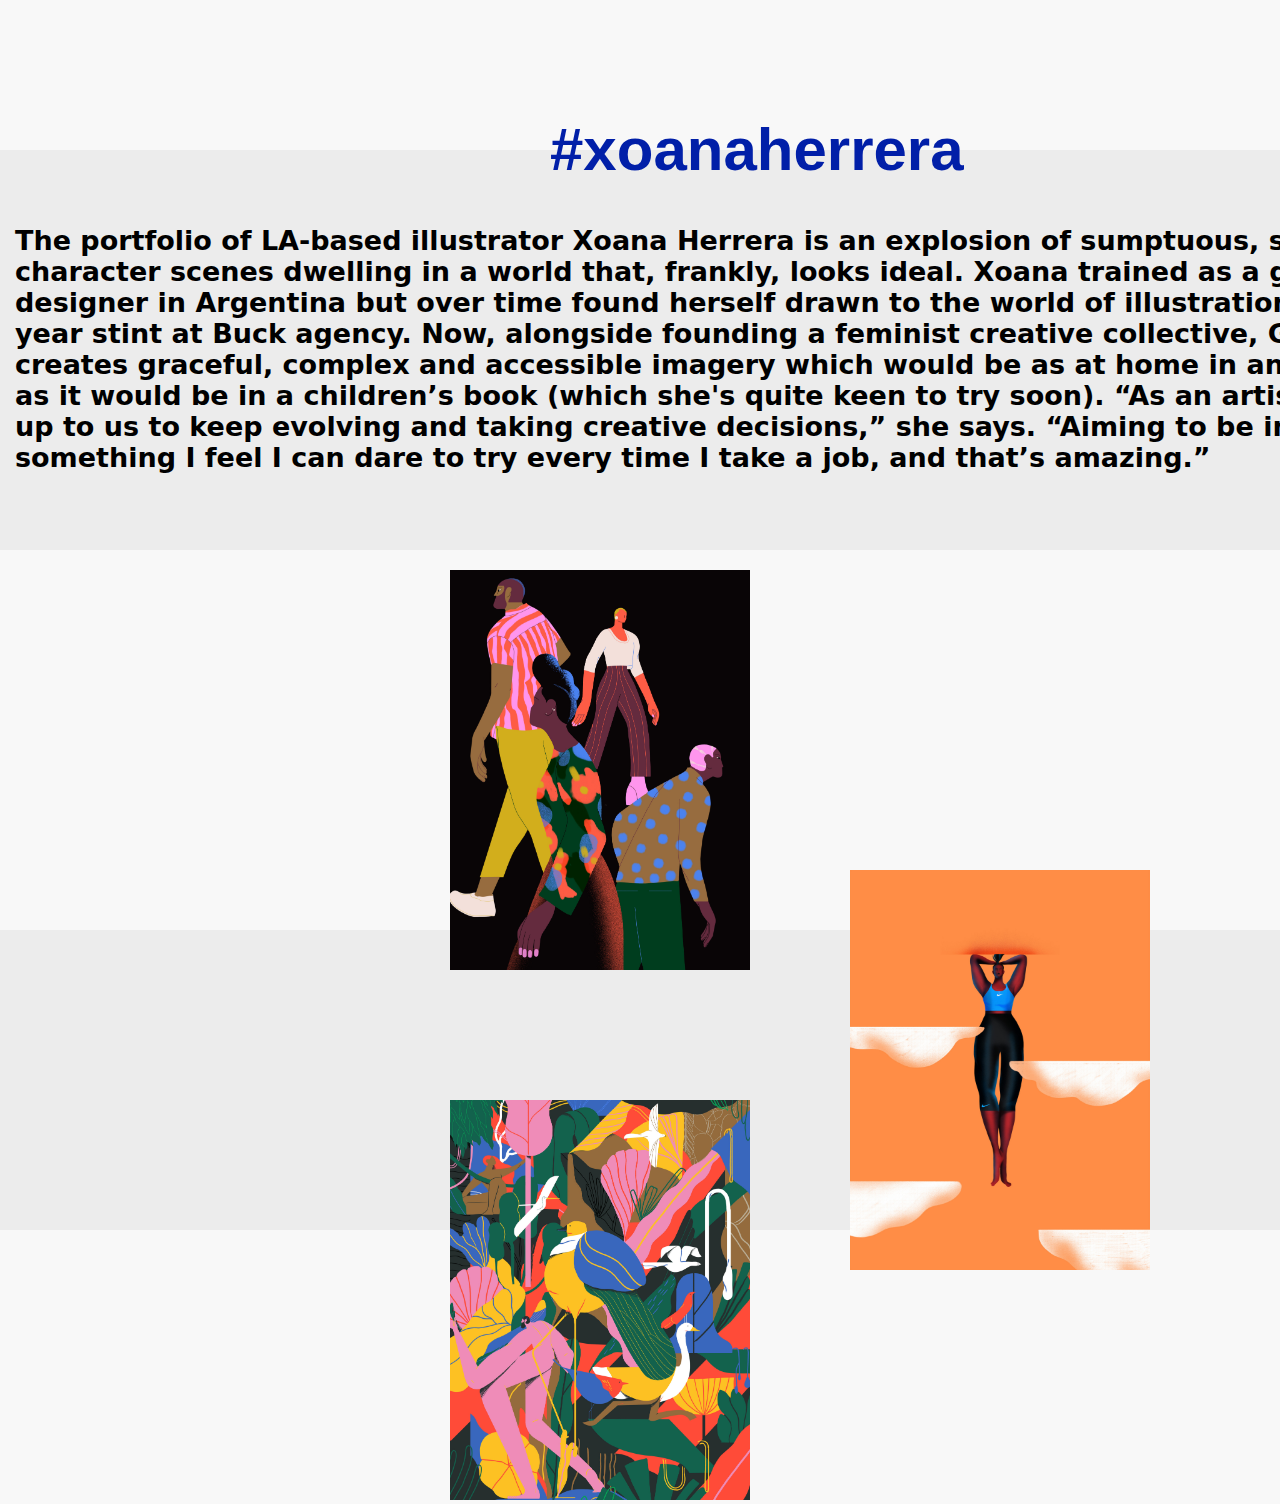
<file: indexdue.html>
<!DOCTYPE html>
<html lang="en">
<head>
    <meta charset="UTF-8">
    <meta http-equiv="X-UA-Compatible" content="IE=edge">
    <meta name="viewport" content="width=device-width, initial-scale=1.0">
    <title>Xoana Herrera</title>
    <link rel="stylesheet" href="css/stile.css">
</head>
<body>
    <div id="bannerino">
    <img src="immagini/banner4.png" width="1520" height="400">
    </div>
    <div id="primotitolo">
    <h1>#xoanaherrera</h1>
    </div>
    <div id="bannerinodue">
    <img src="immagini/banner4.png" width="1420" height="300">
    </div>
    <div id="descrizioneherrera">
    <h2>The portfolio of LA-based illustrator Xoana Herrera is an explosion of sumptuous, 
        stylish character scenes dwelling in a world that, frankly, looks ideal.
        Xoana trained as a graphic designer in Argentina but over time found herself drawn to the world of illustration after a five-year stint at Buck agency.
        Now, alongside founding a feminist creative collective, Get it Girl, she creates graceful, complex and accessible imagery which would be as at home in an ad campaign as it would be in a children’s book (which she's quite keen to try soon).
        “As an artist I think it is up to us to keep evolving and taking creative decisions,” she says. “Aiming to be innovative is something I feel I can dare to try every time I take a job, and that’s amazing.”</h2>
    </div>
    <div id="primaimg">
    <img src="immagini/Xoana Herrera/AP_Xoana_Herrera_GCR_1_2x-scaled.png" width="300" height="400">
    </div>
    <div id="secondaimg">
    <img src="immagini/Xoana Herrera/AP_Xoana_Herrera_Nike_2x-scaled.png" width="300" height="400">
    </div>
    <div id="terzaimg">
    <img src="immagini/Xoana Herrera/AP_Xoana_Herrera_Pajaro_2x-scaled.png" width="300" height="400">
    </div>
    
</body>
</html>
</file>
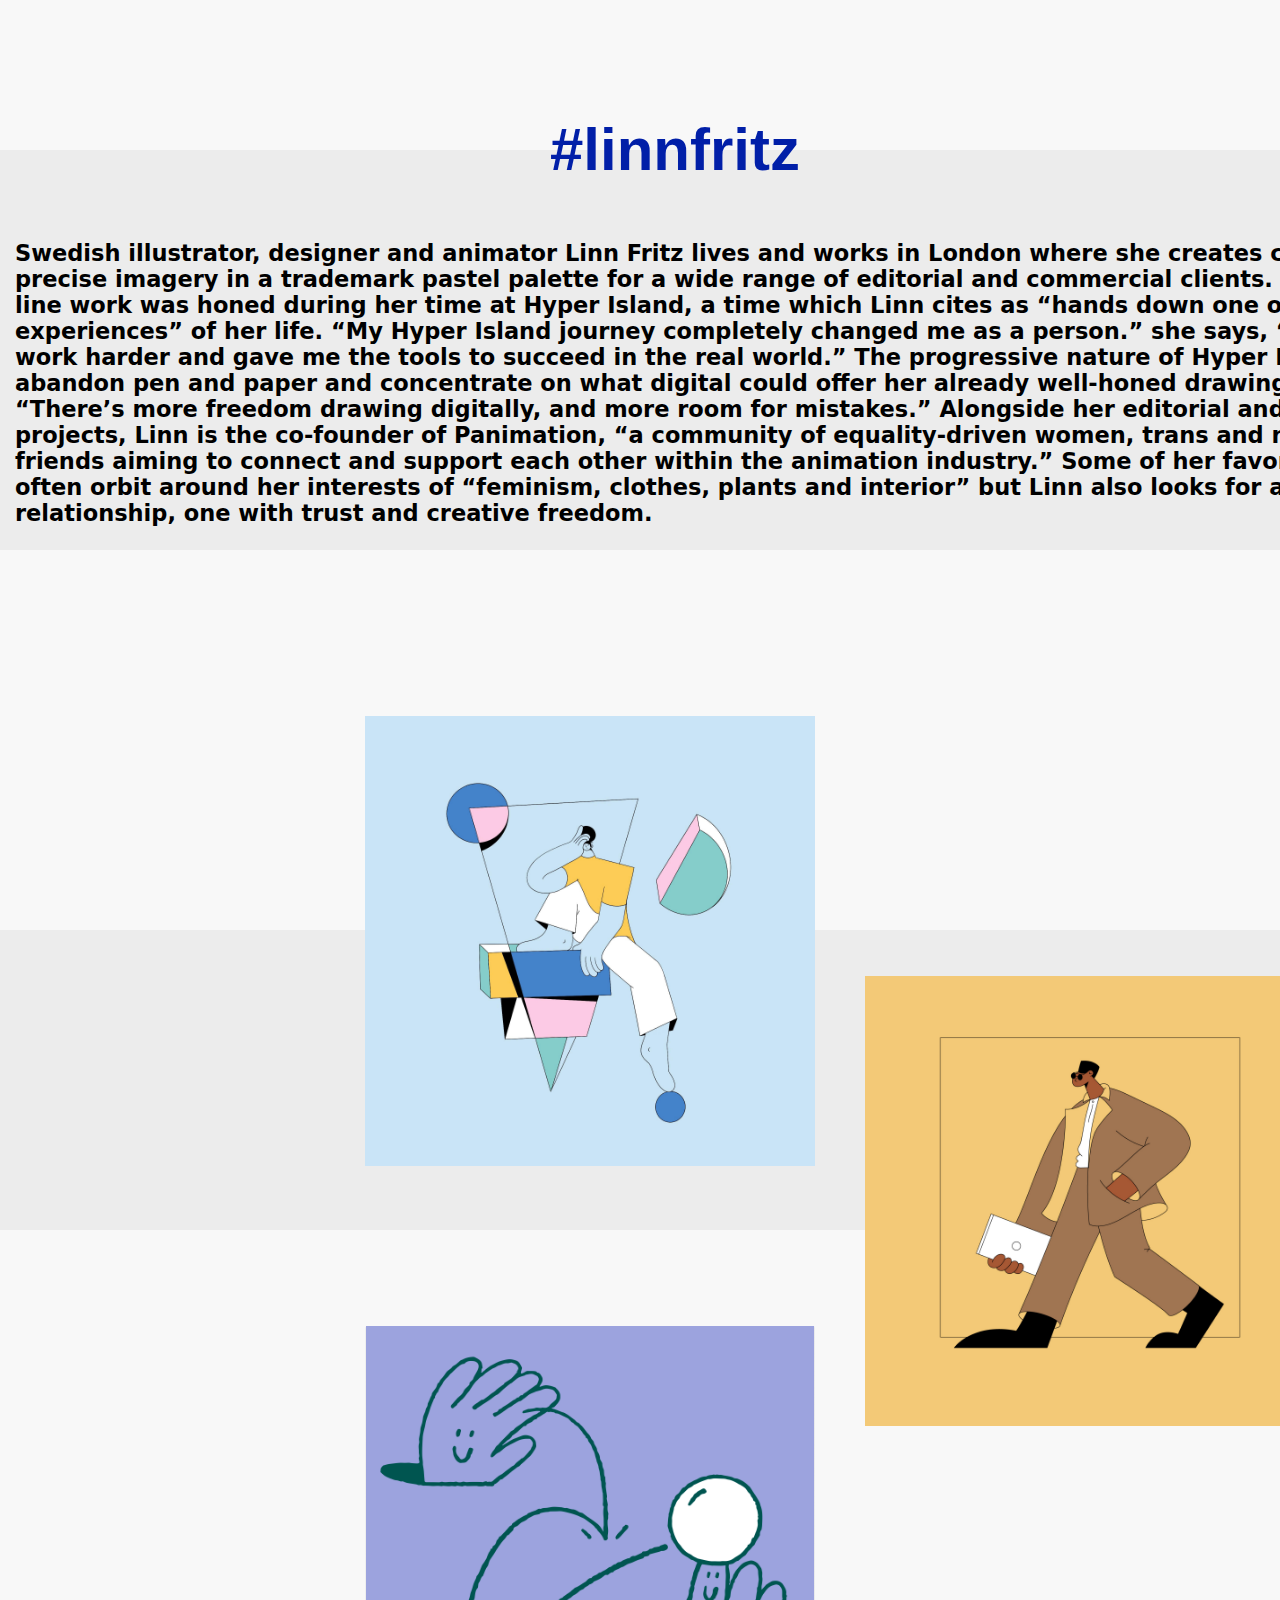
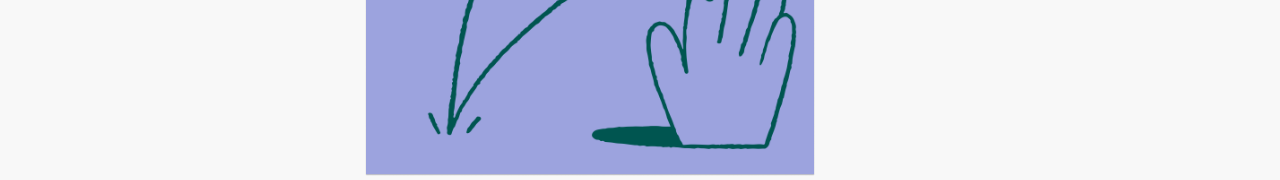
<file: indexquattro.html>
<!DOCTYPE html>
<html lang="en">
<head>
    <meta charset="UTF-8">
    <meta http-equiv="X-UA-Compatible" content="IE=edge">
    <meta name="viewport" content="width=device-width, initial-scale=1.0">
    <title>Linn Fritz</title>
    <link rel="stylesheet" href="css/stile.css">
</head>
<body>
    <div id="bannerino">
    <img src="immagini/banner4.png" width="1520" height="400">
    </div>
    <div id="primotitolo">
    <h1>#linnfritz</h1>
    </div>
    <div id="bannerinodue">
    <img src="immagini/banner4.png" width="1420" height="300">
    </div>
    <div id="descrizionefritz">
    <h2>Swedish illustrator, designer and animator Linn Fritz lives and works in London where she creates charmingly clean,
        precise imagery in a trademark pastel palette for a wide range of editorial and commercial clients. Her neat, fluid line work was honed during her time at Hyper Island, 
        a time which Linn cites as “hands down one of the best experiences” of her life. 
        “My Hyper Island journey completely changed me as a person.” she says, “It pushed me to work harder and gave me the tools to succeed in the real world.”
        The progressive nature of Hyper Island led Linn to abandon pen and paper and concentrate on what digital could offer her already well-honed drawings. 
        As she puts it, “There’s more freedom drawing digitally, and more room for mistakes.” Alongside her editorial and commercial projects, 
        Linn is the co-founder of Panimation, “a community of equality-driven women, trans and non-binary friends aiming to connect and support each other within the animation industry.” 
        Some of her favorite projects often orbit around her interests of “feminism, clothes, plants and interior” but Linn also looks for a good client relationship, one with trust and creative freedom.
    </h2>
    <div id="primaimg3">
    <img src="immagini/Lin Frizz/AP_Linn_Fritz_Blue03_2x.png" width="450" height="450">
    </div>
    <div id="secondaimg3">
    <img src="immagini/Lin Frizz/AP_Linn_Fritz_Dude_2x.png" width="450" height="450">
    </div>
    <div id="terzaimg3">
    <img src="immagini/Tim Lahan/AP_Tim_Lahan_ONEMEDICAL_3_2x.png" width="450" height="450">
    </div>
    
</body>
</html>
</file>
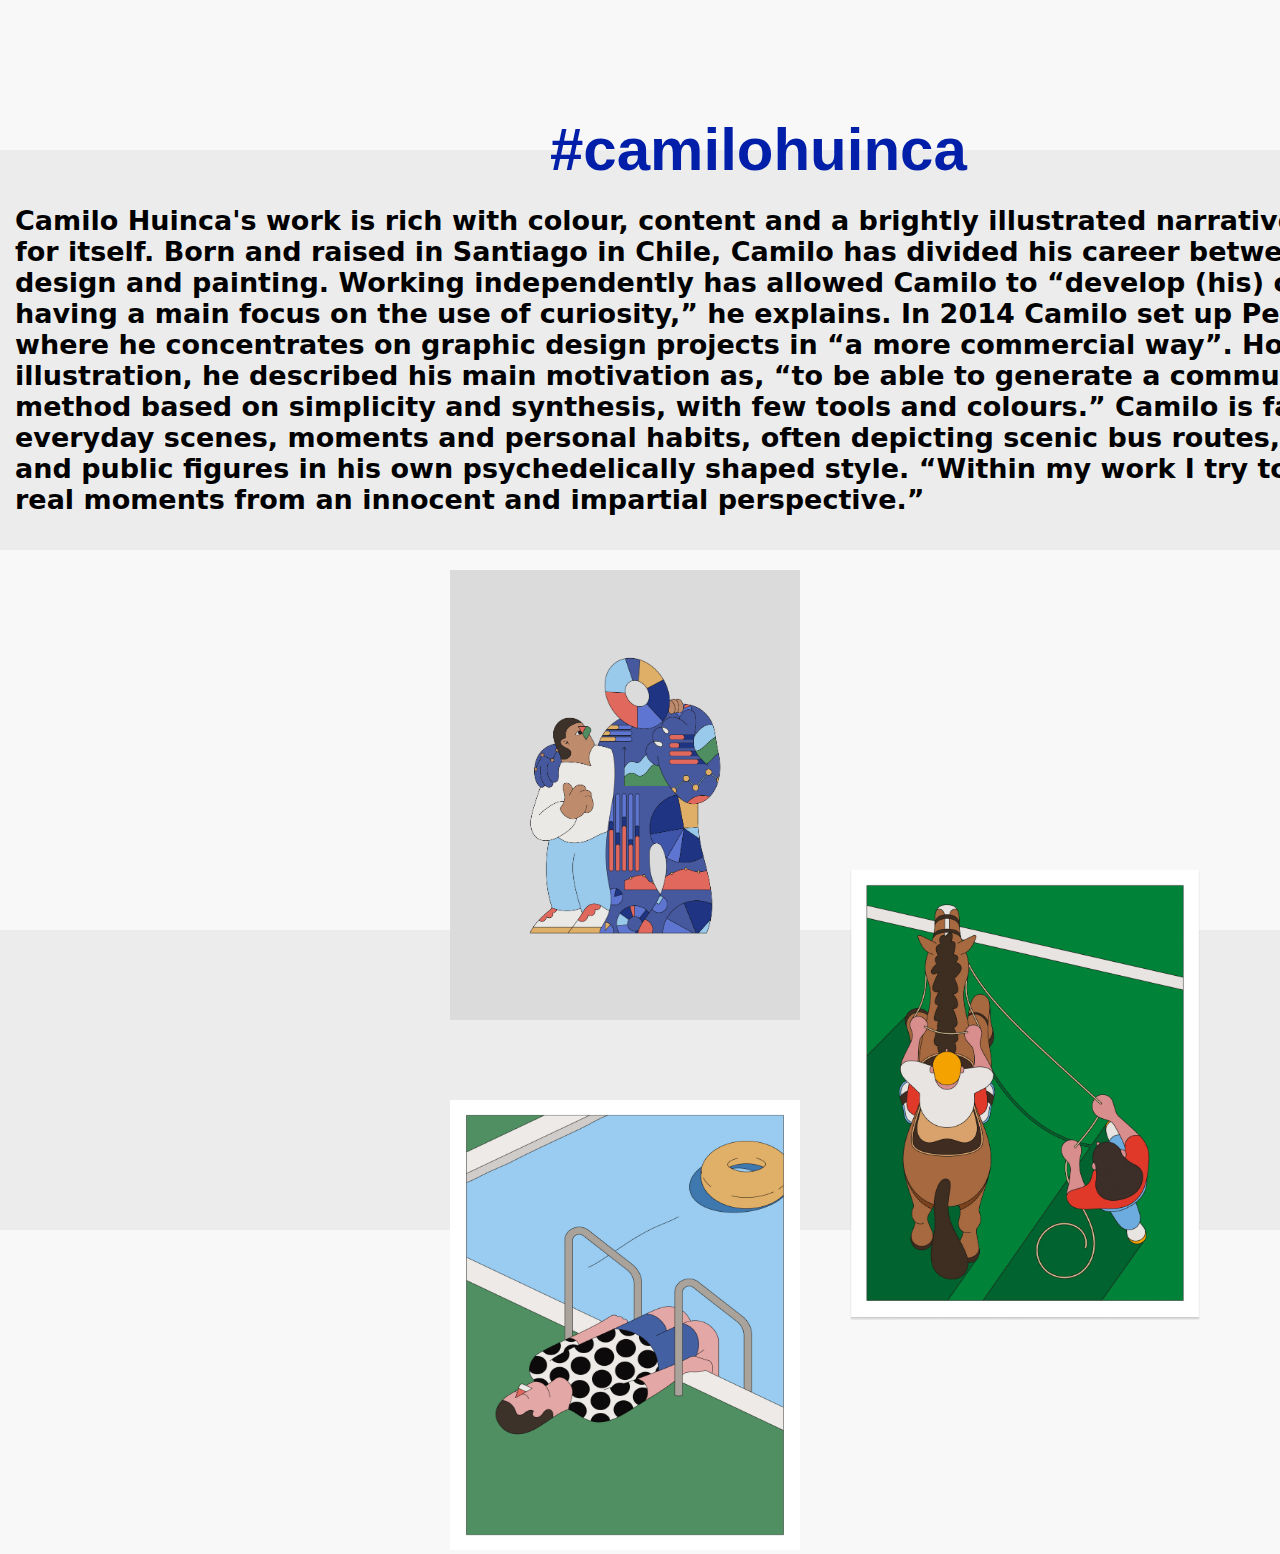
<file: indexsette.html>
<!DOCTYPE html>
<html lang="en">
<head>
    <meta charset="UTF-8">
    <meta http-equiv="X-UA-Compatible" content="IE=edge">
    <meta name="viewport" content="width=device-width, initial-scale=1.0">
    <title>Camilo Huinca</title>
    <link rel="stylesheet" href="css/stile.css">
</head>
<body>
    <div id="bannerino">
    <img src="immagini/banner4.png" width="1520" height="400">
    </div>
    <div id="primotitolo">
    <h1>#camilohuinca</h1>
    </div>
    <div id="bannerinodue">
    <img src="immagini/banner4.png" width="1420" height="300">
    </div>
    <div id="descrizioneboca">
        <h2>Camilo Huinca's work is rich with colour, content and a brightly illustrated narrative that speaks for itself.
            Born and raised in Santiago in Chile, Camilo has divided his career between graphic design and painting.
            Working independently has allowed Camilo to “develop (his) own style, having a main focus on the use of curiosity,” he explains. 
            In 2014 Camilo set up Perfe Studio where he concentrates on graphic design projects in “a more commercial way”. However, within illustration,
            he described his main motivation as, “to be able to generate a communication method based on simplicity and synthesis, with few tools and colours.” 
            Camilo is fascinated by everyday scenes, moments and personal habits, often depicting scenic bus routes, art galleries and public figures in his own psychedelically shaped style. 
            “Within my work I try to reproduce real moments from an innocent and impartial perspective.”  
        </h2>
    </div>
    <div id="primaimg">
    <img src="immagini/Camilo Huinca/AP_Camilo_Huinca_The-Atlantic-03_2x.png" width="350" height="450">
    </div>
    <div id="secondaimg">
    <img src="immagini/Camilo Huinca/AP_Camilo_Huinca_THE-NEW-YORKER_2x-scaled.png" width="350" height="450">
    </div>
    <div id="terzaimg">
    <img src="immagini/Camilo Huinca/AP_Camilo_Huinca_Tired-Swimmer_2x-scaled.png" width="350" height="450">
    </div>
</body>
</html>
</file>
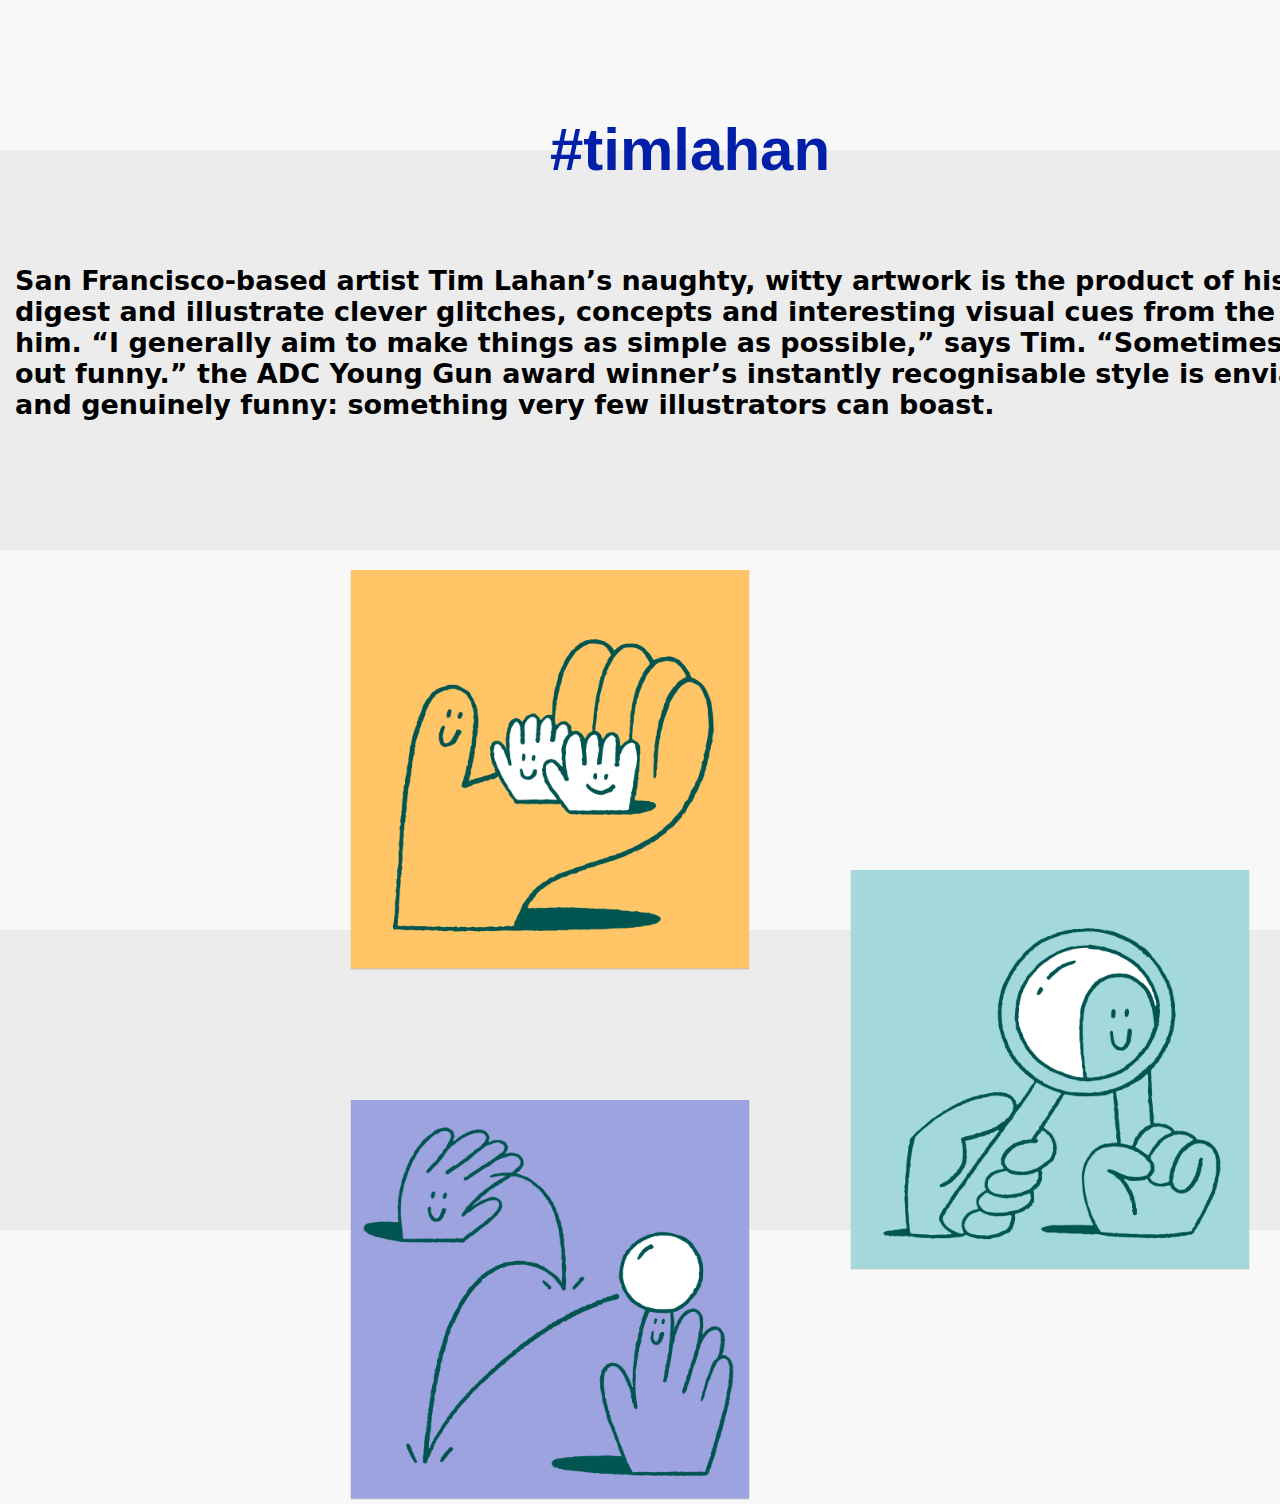
<file: indextre.html>
<!DOCTYPE html>
<html lang="en">
<head>
    <meta charset="UTF-8">
    <meta http-equiv="X-UA-Compatible" content="IE=edge">
    <meta name="viewport" content="width=device-width, initial-scale=1.0">
    <title>Tim Lahan</title>
    <link rel="stylesheet" href="css/stile.css">
</head>
<body>
    <div id="bannerino">
    <img src="immagini/banner4.png" width="1520" height="400">
    </div>
    <div id="primotitolo">
    <h1>#timlahan</h1>
    </div>
    <div id="bannerinodue">
    <img src="immagini/banner4.png" width="1420" height="300">
    </div>
    <div id="descrizionelahan">
    <h2>San Francisco-based artist Tim Lahan’s naughty, witty artwork is the product of his ability to digest and illustrate clever glitches,
            concepts and interesting visual cues from the world around him. 
            “I generally aim to make things as simple as possible,” says Tim. 
            “Sometimes they come out funny.”  the ADC Young Gun award winner’s instantly recognisable style 
            is enviably simple and genuinely funny: something very few illustrators can boast.
        </h2>
    </div>
    <div id="primaimg2">
    <img src="immagini/Tim Lahan/AP_Tim_Lahan_ONEMEDICAL_1_2x.png" width="400" height="400">
    </div>
    <div id="secondaimg">
    <img src="immagini/Tim Lahan/AP_Tim_Lahan_ONEMEDICAL_2_2x (1).png" width="400" height="400">
    </div>
    <div id="terzaimg2">
    <img src="immagini/Tim Lahan/AP_Tim_Lahan_ONEMEDICAL_3_2x.png" width="400" height="400">
    </div>
    
    
</body>
</html>
</file>
<file: css/stile.css>
body{
    background-color: rgb(248, 248, 248);
}

#titolo1 {
    text-align: left;
    float: left;
    position: absolute;
    padding-left: 220px;
    padding-top: 145px;
    font-size: 30px;
    font-family: 'Franklin Gothic Medium', 'Arial Narrow', Arial, sans-serif;
    color: rgb(1, 31, 168);
}
#titolo2 {
    text-align: left;
    float: left;
    position: relative;
    padding-left: 220px;
    padding-top: 200px;
    font-size: 30px;
    font-family: 'Franklin Gothic Medium', 'Arial Narrow', Arial, sans-serif;
    color: rgb(1, 31, 168);
}
#bannergrigio1 {
    float: left;
    padding-left: 0px;
    margin-top: 50px;
    position: absolute;
    size: 100px;
}
#bannergrigio2 {
    float: right;
    padding-left: 590px;
    margin-top: 430px;
    position: absolute;
    size: 100px;
}
#imguno {
    float: right;
    padding-left: 280px;
    margin-top: 430px;
    position: absolute;
    size: 200px;
}
#imgdue {
    float: right;
    padding-left: 500px;
    margin-top: 570px;
    position: absolute;
    size: 200px;
}
#titolo3 {
    text-align: left;
    float: left;
    position: absolute;
    padding-left: 850px;
    padding-top: 505px;
    font-size: 20px;
    font-family:system-ui, -apple-system, BlinkMacSystemFont, 'Segoe UI', Roboto, Oxygen, Ubuntu, Cantarell, 'Open Sans', 'Helvetica Neue', sans-serif;
    color: rgb(0, 0, 0);
}
#descrizione {
    text-align: left;
    float: left;
    position: absolute;
    padding-left: 850px;
    padding-top: 605px;
    font-size: 15px;
    font-family:system-ui, -apple-system, BlinkMacSystemFont, 'Segoe UI', Roboto, Oxygen, Ubuntu, Cantarell, 'Open Sans', 'Helvetica Neue', sans-serif;
    color: rgb(0, 0, 0);
}
#illustrator {
    text-align: left;
    float: left;
    position: absolute;
    padding-left: 600px;
    padding-top: 1205px;
    font-size: 15px;
    font-family:system-ui, -apple-system, BlinkMacSystemFont, 'Segoe UI', Roboto, Oxygen, Ubuntu, Cantarell, 'Open Sans', 'Helvetica Neue', sans-serif;
    color: rgb(0, 0, 0);
}
#cinemat {
    text-align: left;
    float: left;
    position: absolute;
    padding-left: 900px;
    padding-top: 1205px;
    font-size: 15px;
    font-family:system-ui, -apple-system, BlinkMacSystemFont, 'Segoe UI', Roboto, Oxygen, Ubuntu, Cantarell, 'Open Sans', 'Helvetica Neue', sans-serif;
    color: rgb(174, 174, 174);
}
#fotop {
    text-align: left;
    float: left;
    position: absolute;
    padding-left: 1260px;
    padding-top: 1205px;
    font-size: 15px;
    font-family:system-ui, -apple-system, BlinkMacSystemFont, 'Segoe UI', Roboto, Oxygen, Ubuntu, Cantarell, 'Open Sans', 'Helvetica Neue', sans-serif;
    color: rgb(174, 174, 174);
}
#bannergrigio3 {
    float: right;
    padding-left: 0;
    margin-top: 1250px;
    position:absolute;
    size: 100px;
}
#descrizione2 {
    text-align: center;
    float: left;
    position:absolute;
    padding-left: 180px;
    padding-top: 1405px;
    font-size: 20px;
    font-family:system-ui, -apple-system, BlinkMacSystemFont, 'Segoe UI', Roboto, Oxygen, Ubuntu, Cantarell, 'Open Sans', 'Helvetica Neue', sans-serif;
    color: rgb(0, 0, 0);
    width: 400px;
}
#bannerblu {
    float: right;
    padding-left: 80px;
    margin-top: 1380px;
    opacity: 50%;
    position: absolute;
    size: 100px;
}

#tim {
    float: right;
    padding-left: 895px;
    margin-top: 1380px;
    position: absolute;
    size: 100px;
}
#lin {
    float: right;
    padding-left: 1145px;
    margin-top: 1380px;
    position: absolute;
    size: 100px;
}
#laboca {
    float: right;
    padding-left: 647px;
    margin-top: 1680px;
    position: absolute;
    size: 100px;
}
#karlotta {
    float: right;
    padding-left: 900px;
    margin-top: 1680px;
    position: absolute;
    size: 100px;
}
#camilo {
    float: right;
    padding-left: 1147px;
    margin-top: 1680px;
    position: absolute;
    size: 100px;
}
#herrera {
    text-align: center;
    float: left;
    position: absolute;
    padding-left: 665px;
    padding-top: 1565px;
    font-size: 8px;
    font-family:system-ui, -apple-system, BlinkMacSystemFont, 'Segoe UI', Roboto, Oxygen, Ubuntu, Cantarell, 'Open Sans', 'Helvetica Neue', sans-serif;
    color: rgb(0, 0, 0);
}
#lahan {
    text-align: center;
    float: left;
    position: absolute;
    padding-left: 930px;
    padding-top: 1565px;
    font-size: 8px;
    font-family:system-ui, -apple-system, BlinkMacSystemFont, 'Segoe UI', Roboto, Oxygen, Ubuntu, Cantarell, 'Open Sans', 'Helvetica Neue', sans-serif;
    color: rgb(0, 0, 0);
}
#frizz {
    text-align: center;
    float: left;
    position: absolute;
    padding-left: 1183px;
    padding-top: 1565px;
    font-size: 8px;
    font-family:system-ui, -apple-system, BlinkMacSystemFont, 'Segoe UI', Roboto, Oxygen, Ubuntu, Cantarell, 'Open Sans', 'Helvetica Neue', sans-serif;
    color: rgb(0, 0, 0);
}
#boca {
    text-align: center;
    float: left;
    position: absolute;
    padding-left: 690px;
    padding-top: 1865px;
    font-size: 8px;
    font-family:system-ui, -apple-system, BlinkMacSystemFont, 'Segoe UI', Roboto, Oxygen, Ubuntu, Cantarell, 'Open Sans', 'Helvetica Neue', sans-serif;
    color: rgb(0, 0, 0);
}
#freier {
    text-align: center;
    float: left;
    position: absolute;
    padding-left: 920px;
    padding-top: 1865px;
    font-size: 8px;
    font-family:system-ui, -apple-system, BlinkMacSystemFont, 'Segoe UI', Roboto, Oxygen, Ubuntu, Cantarell, 'Open Sans', 'Helvetica Neue', sans-serif;
    color: rgb(0, 0, 0);
}
#huinca {
    text-align: center;
    float: left;
    position: absolute;
    padding-left: 1170px;
    padding-top: 1865px;
    font-size: 8px;
    font-family:system-ui, -apple-system, BlinkMacSystemFont, 'Segoe UI', Roboto, Oxygen, Ubuntu, Cantarell, 'Open Sans', 'Helvetica Neue', sans-serif;
    color: rgb(0, 0, 0);
}
#home {
    text-align: left;
    float: left;
    position: absolute;
    padding-left: 250px;
    padding-top: 115px;
    font-size: 10px;
    font-family: 'Franklin Gothic Medium', 'Arial Narrow', Arial, sans-serif;
    color: rgb(0, 0, 0);
}
#chisiamo {
    text-align: left;
    float: left;
    position: absolute;
    padding-left: 330px;
    padding-top: 114px;
    font-size: 10px;
    font-family: 'Franklin Gothic Medium', 'Arial Narrow', Arial, sans-serif;
    color: rgb(0, 0, 0);
}
#primotitolo {
    text-align: left;
    float: left;
    position: absolute;
    padding-left: 550px;
    padding-top: 115px;
    font-size: 30px;
    font-family: 'Franklin Gothic Medium', 'Arial Narrow', Arial, sans-serif;
    color: rgb(1, 31, 168);
}
#bannerino {
    float: left;
    padding-left: 0px;
    margin-top: 150px;
    position: absolute;
    size: 100px;
}
#descrizioneherrera {
    text-align: left;
    float: center;
    position:absolute;
    padding-left: 15px;
    padding-top: 225px;
    font-size: 18px;
    font-family:system-ui, -apple-system, BlinkMacSystemFont, 'Segoe UI', Roboto, Oxygen, Ubuntu, Cantarell, 'Open Sans', 'Helvetica Neue', sans-serif;
    color: rgb(0, 0, 0);
    width: 1500px;
    height: 300px;
}
#primaimg {
    float: right;
    padding-left: 450px;
    margin-top: 570px;
    position: absolute;
    size: 200px;
}
#secondaimg {
    float: right;
    padding-left: 850px;
    margin-top: 870px;
    position: absolute;
    size: 200px;
}
#terzaimg {
    float: right;
    padding-left: 450px;
    margin-top: 1100px;
    position: absolute;
    size: 200px;
}
#bannerinodue {
    float: left;
    padding-left: 0px;
    margin-top: 930px;
    position: absolute;
    size: 100px;
}
#primolink {
    float: left;
    padding-left: 650px;
    margin-top: 1380px;
    position:absolute;
    size: 100px;
 
}
#descrizionelahan {
    text-align: left;
    float: center;
    position:absolute;
    padding-left: 15px;
    padding-top: 265px;
    font-size: 18px;
    font-family:system-ui, -apple-system, BlinkMacSystemFont, 'Segoe UI', Roboto, Oxygen, Ubuntu, Cantarell, 'Open Sans', 'Helvetica Neue', sans-serif;
    color: rgb(0, 0, 0);
    width: 1500px;
    height: 300px;
}
#primaimg2 {
    float: right;
    padding-left: 350px;
    margin-top: 570px;
    position: absolute;
    size: 200px;
}
#terzaimg2 {
    float: right;
    padding-left: 350px;
    margin-top: 1100px;
    position: absolute;
    size: 200px;
}
#descrizionefritz {
    text-align: left;
    float: center;
    position:absolute;
    padding-left: 15px;
    padding-top: 240px;
    font-size: 15px;
    font-family:system-ui, -apple-system, BlinkMacSystemFont, 'Segoe UI', Roboto, Oxygen, Ubuntu, Cantarell, 'Open Sans', 'Helvetica Neue', sans-serif;
    color: rgb(0, 0, 0);
    width: 1500px;
    height: 300px;
}
#primaimg3 {
    float: right;
    padding-left: 350px;
    margin-top: 190px;
    position: absolute;
    size: 200px;
}
#secondaimg3 {
    float: right;
    padding-left: 850px;
    margin-top: 450px;
    position: absolute;
    size: 200px;
}
#terzaimg3 {
    float: right;
    padding-left: 350px;
    margin-top: 800px;
    position: absolute;
    size: 200px;
}
#descrizioneboca {
    text-align: left;
    float: center;
    position:absolute;
    padding-left: 15px;
    padding-top: 205px;
    font-size: 18px;
    font-family:system-ui, -apple-system, BlinkMacSystemFont, 'Segoe UI', Roboto, Oxygen, Ubuntu, Cantarell, 'Open Sans', 'Helvetica Neue', sans-serif;
    color: rgb(0, 0, 0);
    width: 1500px;
    height: 300px;
}
#bannerblu2 {
    float: right;
    padding-left: 580px;
    margin-top: 1380px;
    opacity: 50%;
    position: absolute;
    size: 100px;
}
#bannerblu3 {
    float: right;
    padding-left: 1080px;
    margin-top: 1380px;
    opacity: 50%;
    position: absolute;
    size: 100px;
}
#cosaoffriamo {
    text-align: left;
    float: left;
    position: absolute;
    padding-left: 140px;
    padding-top: 1340px;
    font-size: 15px;
    font-family:system-ui, -apple-system, BlinkMacSystemFont, 'Segoe UI', Roboto, Oxygen, Ubuntu, Cantarell, 'Open Sans', 'Helvetica Neue', sans-serif;
    color: rgb(0, 0, 0);
}
#fiducia {
    text-align: left;
    float: left;
    position: absolute;
    padding-left: 700px;
    padding-top: 1340px;
    font-size: 15px;
    font-family:system-ui, -apple-system, BlinkMacSystemFont, 'Segoe UI', Roboto, Oxygen, Ubuntu, Cantarell, 'Open Sans', 'Helvetica Neue', sans-serif;
    color: rgb(0, 0, 0);
}
#competenza {
    text-align: left;
    float: left;
    position: absolute;
    padding-left: 1155px;
    padding-top: 1340px;
    font-size: 15px;
    font-family:system-ui, -apple-system, BlinkMacSystemFont, 'Segoe UI', Roboto, Oxygen, Ubuntu, Cantarell, 'Open Sans', 'Helvetica Neue', sans-serif;
    color: rgb(0, 0, 0);
}
#descrizionechi {
    text-align: center;
    float: left;
    position:absolute;
    padding-left: 120px;
    padding-top: 1455px;
    font-size: 20px;
    font-family:system-ui, -apple-system, BlinkMacSystemFont, 'Segoe UI', Roboto, Oxygen, Ubuntu, Cantarell, 'Open Sans', 'Helvetica Neue', sans-serif;
    color: rgb(0, 0, 0);
    width: 400px;
}
#descrizionechi2 {
    text-align: center;
    float: left;
    position:absolute;
    padding-left: 630px;
    padding-top: 1455px;
    font-size: 20px;
    font-family:system-ui, -apple-system, BlinkMacSystemFont, 'Segoe UI', Roboto, Oxygen, Ubuntu, Cantarell, 'Open Sans', 'Helvetica Neue', sans-serif;
    color: rgb(0, 0, 0);
    width: 900px;
    height: 400px;
}
#descrizionechi3 {
    text-align: center;
    float: left;
    position:absolute;
    padding-left: 1130px;
    padding-top: 1455px;
    font-size: 20px;
    font-family:system-ui, -apple-system, BlinkMacSystemFont, 'Segoe UI', Roboto, Oxygen, Ubuntu, Cantarell, 'Open Sans', 'Helvetica Neue', sans-serif;
    color: rgb(0, 0, 0);
    width: 1400px;
    height: 400px;
}











* { 
    margin: 0;
    padding: 0;
    box-sizing: border-box;
}
</file>
